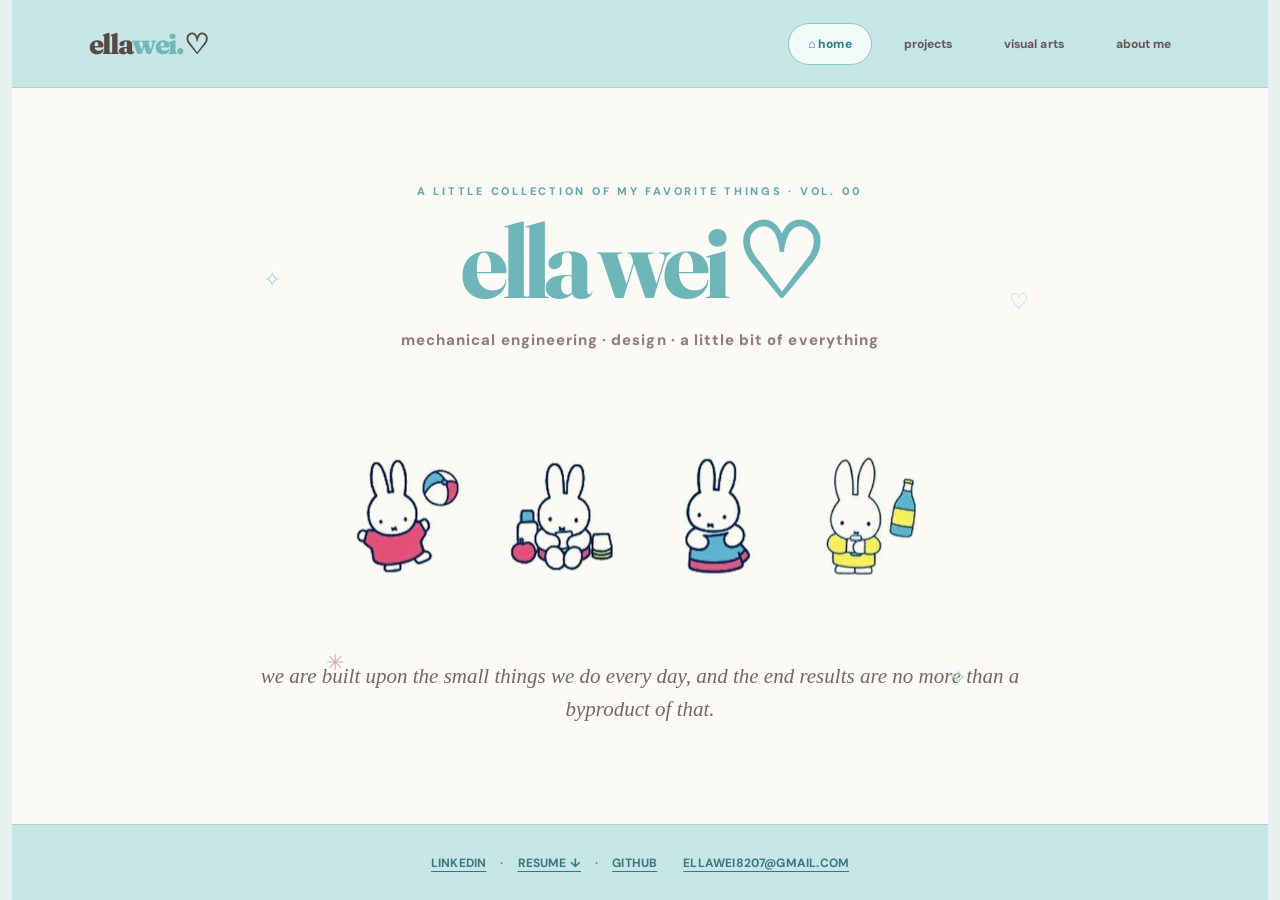
<file: index.html>
<!DOCTYPE html>
<!DOCTYPE html>

<html lang="en"><head><meta charset="utf-8"/><meta content="width=device-width,initial-scale=1" name="viewport"/><title>Ella Wei — Home</title><link href="https://fonts.googleapis.com" rel="preconnect"/><link crossorigin="" href="https://fonts.gstatic.com" rel="preconnect"/><link href="https://fonts.googleapis.com/css2?family=DM+Sans:wght@400;500;600;700;800&amp;family=Fraunces:opsz,wght,SOFT,WONK@9..144,600,40,1;9..144,700,40,1;9..144,800,40,1&amp;display=swap" rel="stylesheet"/><link href="styles.css" rel="stylesheet"/><meta content="width=device-width, initial-scale=1" name="viewport"/></head><body><header><a class="brand" href="index.html">ella<span style="color:#70b7b8;font-size:inherit;margin:0">wei.</span> ♡</a><nav aria-label="Main navigation" class="nav"><a class="active" data-page="home" href="index.html">⌂ home</a><a class="" data-page="engineering" href="projects.html">projects</a><a class="" data-page="creative" href="visual-arts.html">visual arts</a><a class="" data-page="about" href="about.html">about me</a></nav></header>
<main><section class="screen active home" id="home"><span class="star s1">✧</span><span class="star s2">♡</span><span class="star s3">✳</span><span class="star s4">✧</span><div class="eyebrow">A LITTLE COLLECTION OF MY FAVORITE THINGS · VOL. 00</div><h1>ella wei ♡</h1><div class="sub">mechanical engineering · design · a little bit of everything</div><img alt="Four Miffy bunny illustrations" class="miffy-art" src="assets/miffy-home.png"/><div class="note">we are built upon the small things we do every day, and the end results are no more than a byproduct of that.</div></section>


</main>
<footer><div class="social"><a href="https://www.linkedin.com/in/ella-wei-151865382/" rel="noopener" target="_blank">LINKEDIN</a><span>·</span><a download="Ella_Wei_Resume.pdf" href="assets/Ella_Wei_Resume.pdf">RESUME ↓</a><span>·</span><a href="https://github.com/ellaawei" rel="noopener" target="_blank">GITHUB</a></div><a href="mailto:ellawei8207@gmail.com">ELLAWEI8207@GMAIL.COM</a></footer>
</body></html>
</file>
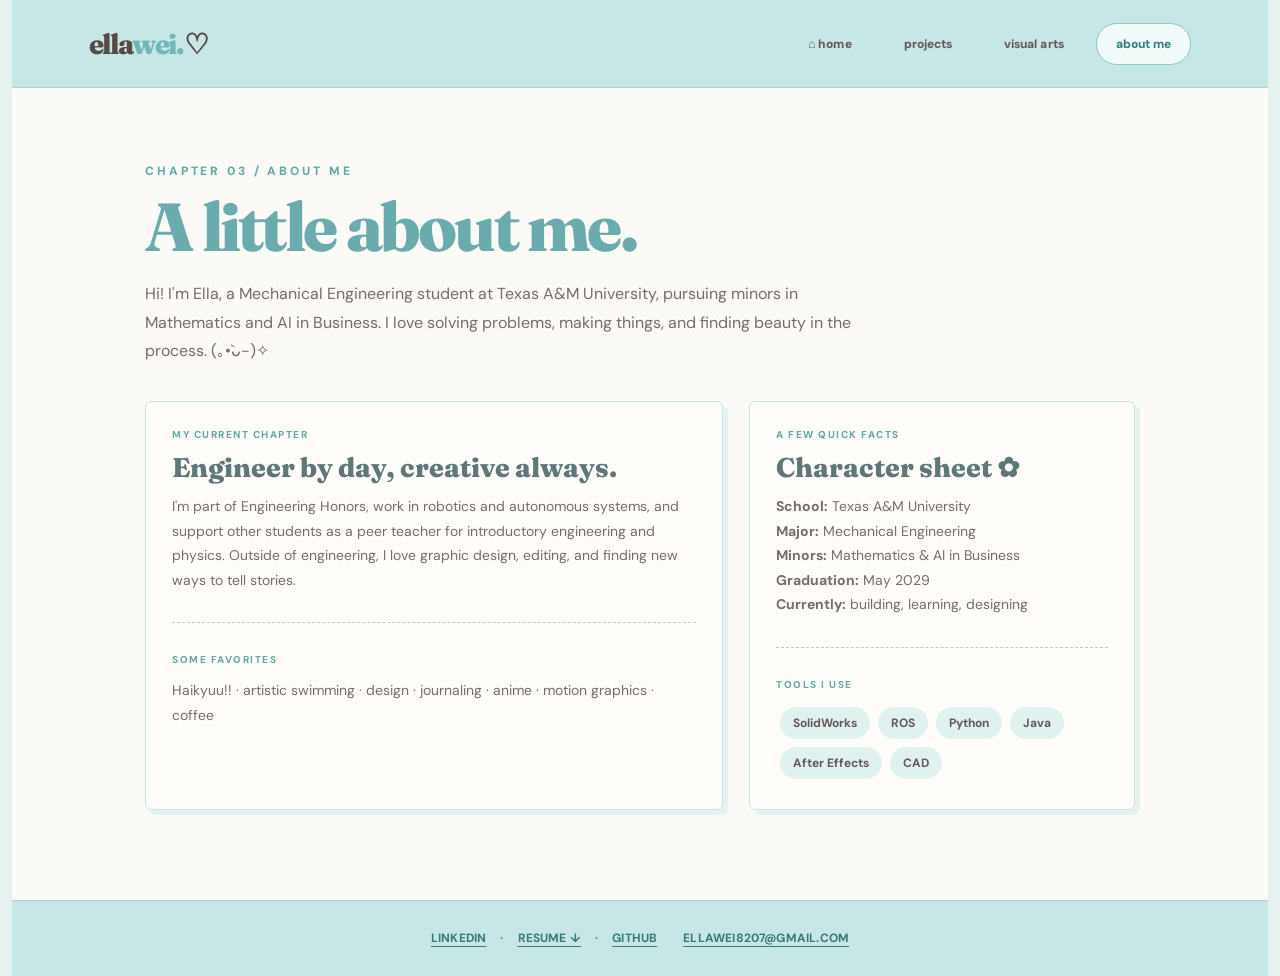
<file: about.html>
<!DOCTYPE html>
<!DOCTYPE html>

<html lang="en"><head><meta charset="utf-8"/><meta content="width=device-width,initial-scale=1" name="viewport"/><title>Ella Wei — About Me</title><link href="https://fonts.googleapis.com" rel="preconnect"/><link crossorigin="" href="https://fonts.gstatic.com" rel="preconnect"/><link href="https://fonts.googleapis.com/css2?family=DM+Sans:wght@400;500;600;700;800&amp;family=Fraunces:opsz,wght,SOFT,WONK@9..144,600,40,1;9..144,700,40,1;9..144,800,40,1&amp;display=swap" rel="stylesheet"/><link href="styles.css" rel="stylesheet"/><meta content="width=device-width, initial-scale=1" name="viewport"/></head><body><header><a class="brand" href="index.html">ella<span style="color:#70b7b8;font-size:inherit;margin:0">wei.</span> ♡</a><nav aria-label="Main navigation" class="nav"><a class="" data-page="home" href="index.html">⌂ home</a><a class="" data-page="engineering" href="projects.html">projects</a><a class="" data-page="creative" href="visual-arts.html">visual arts</a><a class="active" data-page="about" href="about.html">about me</a></nav></header>
<main>


<section class="screen active" id="about"><div class="content"><div class="chapter">CHAPTER 03 / ABOUT ME</div><h2>A little about me.</h2><p class="lead">Hi! I'm Ella, a Mechanical Engineering student at Texas A&amp;M University, pursuing minors in Mathematics and AI in Business. I love solving problems, making things, and finding beauty in the process. (｡•̀ᴗ-)✧</p><div class="two"><div class="card"><div class="tag">MY CURRENT CHAPTER</div><h3>Engineer by day, creative always.</h3><p>I'm part of Engineering Honors, work in robotics and autonomous systems, and support other students as a peer teacher for introductory engineering and physics. Outside of engineering, I love graphic design, editing, and finding new ways to tell stories.</p><div class="rule"></div><div class="tag">SOME FAVORITES</div><p style="margin-top:12px">Haikyuu!! · artistic swimming · design · journaling · anime · motion graphics · coffee</p></div><div class="card"><div class="tag">A FEW QUICK FACTS</div><h3>Character sheet ✿</h3><p><b>School:</b> Texas A&amp;M University<br/><b>Major:</b> Mechanical Engineering<br/><b>Minors:</b> Mathematics &amp; AI in Business<br/><b>Graduation:</b> May 2029<br/><b>Currently:</b> building, learning, designing</p><div class="rule"></div><div class="tag">TOOLS I USE</div><div style="margin-top:12px"><span class="pill">SolidWorks</span><span class="pill">ROS</span><span class="pill">Python</span><span class="pill">Java</span><span class="pill">After Effects</span><span class="pill">CAD</span></div></div></div></div></section></main>
<footer><div class="social"><a href="https://www.linkedin.com/in/ella-wei-151865382/" rel="noopener" target="_blank">LINKEDIN</a><span>·</span><a download="Ella_Wei_Resume.pdf" href="assets/Ella_Wei_Resume.pdf">RESUME ↓</a><span>·</span><a href="https://github.com/ellaawei" rel="noopener" target="_blank">GITHUB</a></div><a href="mailto:ellawei8207@gmail.com">ELLAWEI8207@GMAIL.COM</a></footer>
</body></html>
</file>
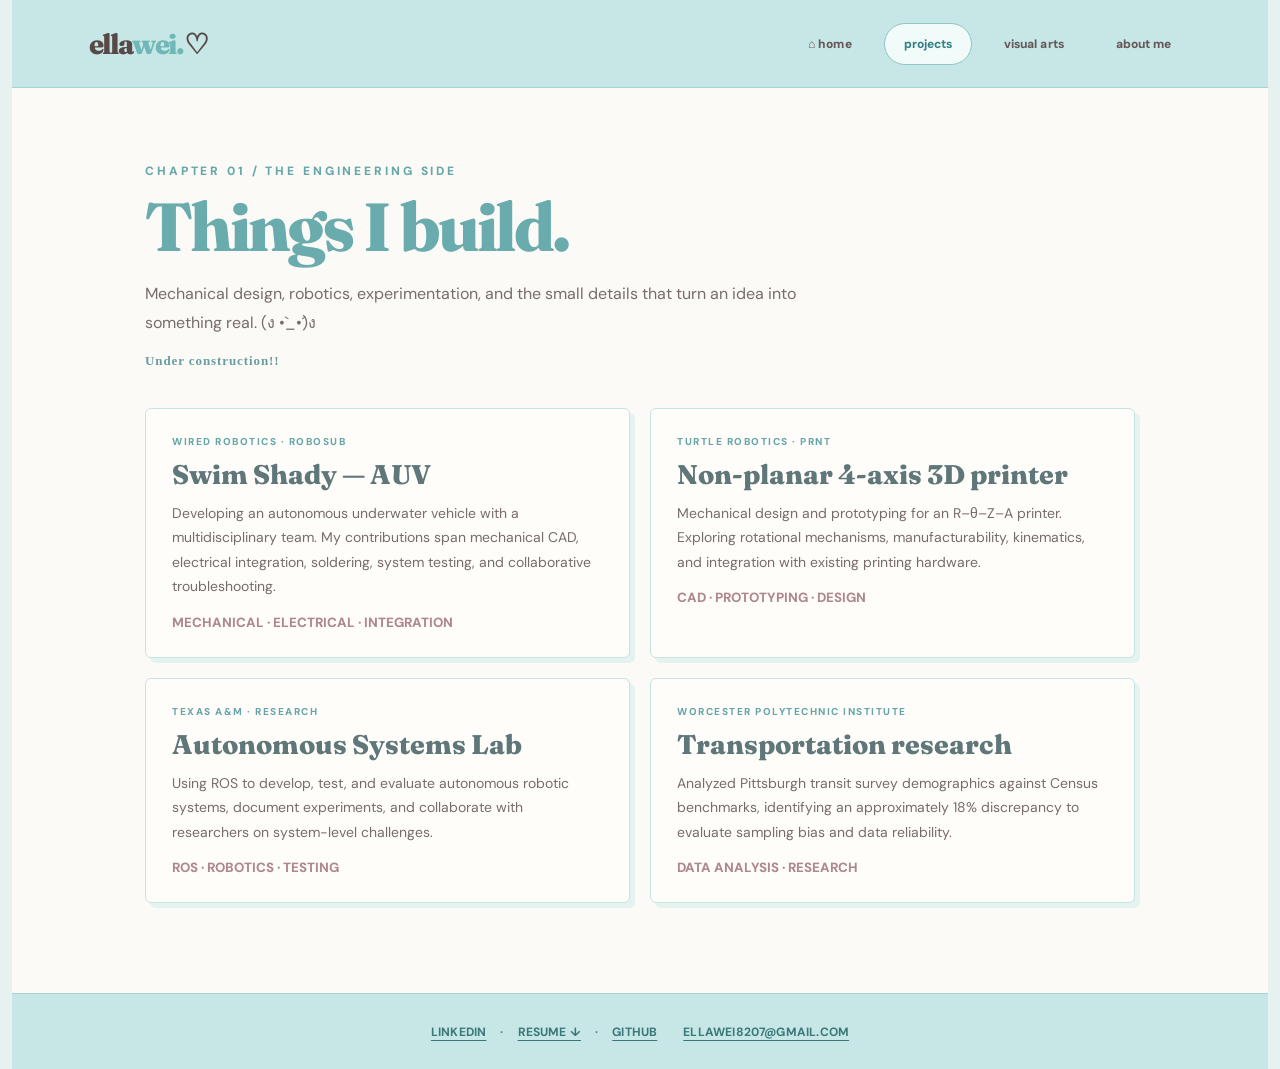
<file: projects.html>
<!DOCTYPE html>
<!DOCTYPE html>

<html lang="en"><head><meta charset="utf-8"/><meta content="width=device-width,initial-scale=1" name="viewport"/><title>Ella Wei — Projects</title><link href="https://fonts.googleapis.com" rel="preconnect"/><link crossorigin="" href="https://fonts.gstatic.com" rel="preconnect"/><link href="https://fonts.googleapis.com/css2?family=DM+Sans:wght@400;500;600;700;800&amp;family=Fraunces:opsz,wght,SOFT,WONK@9..144,600,40,1;9..144,700,40,1;9..144,800,40,1&amp;display=swap" rel="stylesheet"/><link href="styles.css" rel="stylesheet"/><meta content="width=device-width, initial-scale=1" name="viewport"/></head><body><header><a class="brand" href="index.html">ella<span style="color:#70b7b8;font-size:inherit;margin:0">wei.</span> ♡</a><nav aria-label="Main navigation" class="nav"><a class="" data-page="home" href="index.html">⌂ home</a><a class="active" data-page="engineering" href="projects.html">projects</a><a class="" data-page="creative" href="visual-arts.html">visual arts</a><a class="" data-page="about" href="about.html">about me</a></nav></header>
<main>
<section class="screen active" id="engineering"><div class="content"><div class="chapter">CHAPTER 01 / THE ENGINEERING SIDE</div><h2>Things I build.</h2><p class="lead">Mechanical design, robotics, experimentation, and the small details that turn an idea into something real. (ง •̀_•́)ง<span class="construction-note">Under construction!!</span></p><div class="cards"><article class="card"><div class="tag">WIRED ROBOTICS · ROBOsub</div><h3>Swim Shady — AUV</h3><p>Developing an autonomous underwater vehicle with a multidisciplinary team. My contributions span mechanical CAD, electrical integration, soldering, system testing, and collaborative troubleshooting.</p><small>MECHANICAL · ELECTRICAL · INTEGRATION</small></article><article class="card"><div class="tag">TURTLE ROBOTICS · PRNT</div><h3>Non-planar 4-axis 3D printer</h3><p>Mechanical design and prototyping for an R–θ–Z–A printer. Exploring rotational mechanisms, manufacturability, kinematics, and integration with existing printing hardware.</p><small>CAD · PROTOTYPING · DESIGN</small></article><article class="card"><div class="tag">TEXAS A&amp;M · RESEARCH</div><h3>Autonomous Systems Lab</h3><p>Using ROS to develop, test, and evaluate autonomous robotic systems, document experiments, and collaborate with researchers on system-level challenges.</p><small>ROS · ROBOTICS · TESTING</small></article><article class="card"><div class="tag">WORCESTER POLYTECHNIC INSTITUTE</div><h3>Transportation research</h3><p>Analyzed Pittsburgh transit survey demographics against Census benchmarks, identifying an approximately 18% discrepancy to evaluate sampling bias and data reliability.</p><small>DATA ANALYSIS · RESEARCH</small></article></div></div></section>

</main>
<footer><div class="social"><a href="https://www.linkedin.com/in/ella-wei-151865382/" rel="noopener" target="_blank">LINKEDIN</a><span>·</span><a download="Ella_Wei_Resume.pdf" href="assets/Ella_Wei_Resume.pdf">RESUME ↓</a><span>·</span><a href="https://github.com/ellaawei" rel="noopener" target="_blank">GITHUB</a></div><a href="mailto:ellawei8207@gmail.com">ELLAWEI8207@GMAIL.COM</a></footer>
</body></html>
</file>
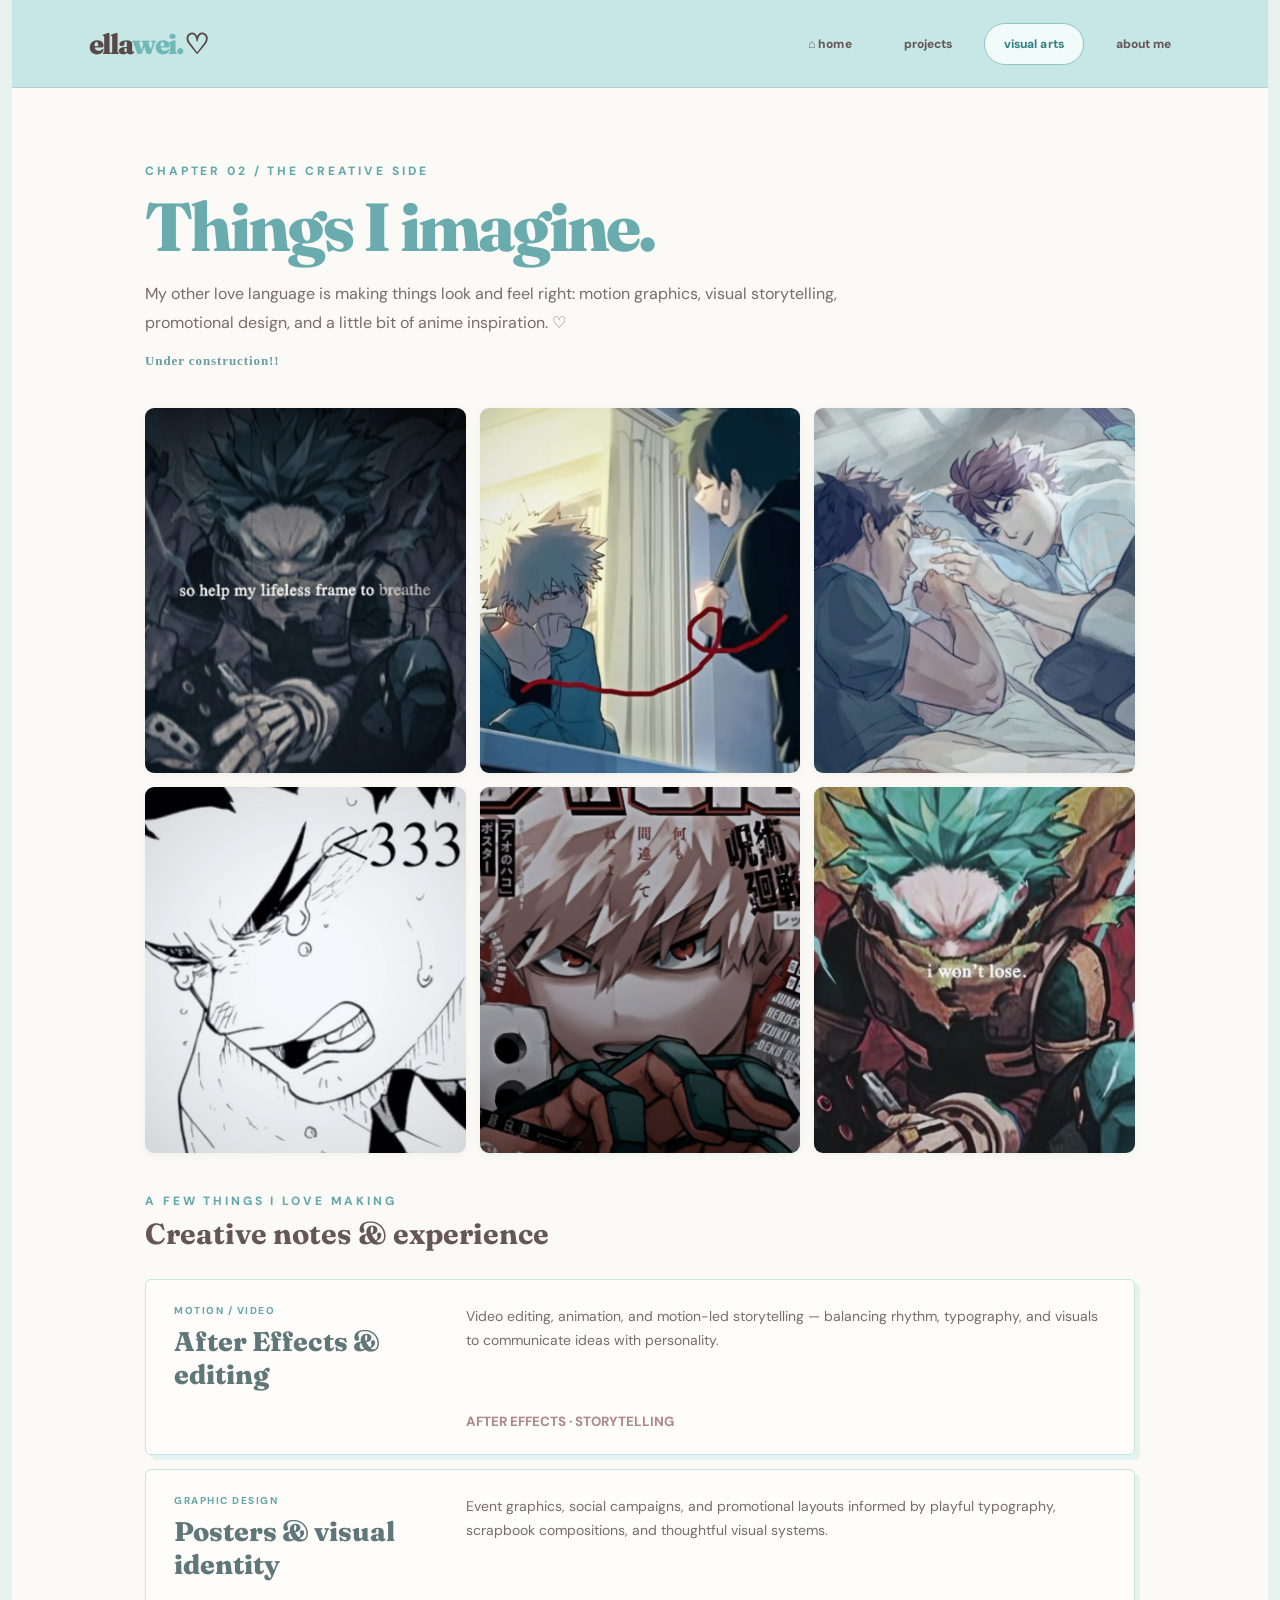
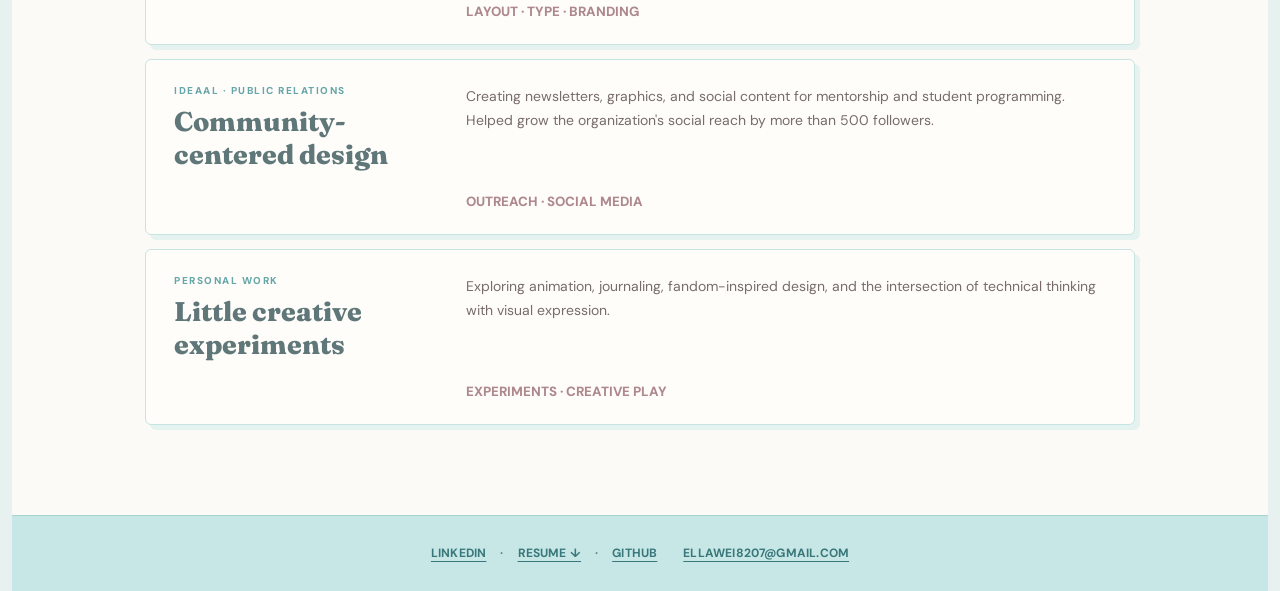
<file: visual-arts.html>
<!DOCTYPE html>
<!DOCTYPE html>

<html lang="en"><head><meta charset="utf-8"/><meta content="width=device-width,initial-scale=1" name="viewport"/><title>Ella Wei — Visual Arts</title><link href="https://fonts.googleapis.com" rel="preconnect"/><link crossorigin="" href="https://fonts.gstatic.com" rel="preconnect"/><link href="https://fonts.googleapis.com/css2?family=DM+Sans:wght@400;500;600;700;800&amp;family=Fraunces:opsz,wght,SOFT,WONK@9..144,600,40,1;9..144,700,40,1;9..144,800,40,1&amp;display=swap" rel="stylesheet"/><link href="styles.css" rel="stylesheet"/><meta content="width=device-width, initial-scale=1" name="viewport"/></head><body><header><a class="brand" href="index.html">ella<span style="color:#70b7b8;font-size:inherit;margin:0">wei.</span> ♡</a><nav aria-label="Main navigation" class="nav"><a class="" data-page="home" href="index.html">⌂ home</a><a class="" data-page="engineering" href="projects.html">projects</a><a class="active" data-page="creative" href="visual-arts.html">visual arts</a><a class="" data-page="about" href="about.html">about me</a></nav></header>
<main>

<section class="screen active" id="creative"><div class="content"><div class="chapter">CHAPTER 02 / THE CREATIVE SIDE</div><h2>Things I imagine.</h2><p class="lead">My other love language is making things look and feel right: motion graphics, visual storytelling, promotional design, and a little bit of anime inspiration. ♡<span class="construction-note">Under construction!!</span></p><div class="instagram-gallery-section">
<div class="instagram-grid" id="instagram-gallery"><a aria-label="Open Instagram post 1" class="gallery-thumbnail" href="https://www.instagram.com/p/DSp3-gejjpB/?img_index=1" rel="noopener noreferrer" target="_blank"><img alt="Visual arts Instagram thumbnail 1" loading="lazy" src="assets/instagram-01.png"/></a><a aria-label="Open Instagram post 2" class="gallery-thumbnail" href="https://www.instagram.com/p/DcRrcepBJc5/" rel="noopener noreferrer" target="_blank"><img alt="Visual arts Instagram thumbnail 2" loading="lazy" src="assets/instagram-02.png"/></a><a aria-label="Open Instagram post 3" class="gallery-thumbnail" href="https://www.instagram.com/p/DcCCSSSiUPC/?img_index=1" rel="noopener noreferrer" target="_blank"><img alt="Visual arts Instagram thumbnail 3" loading="lazy" src="assets/instagram-03.png"/></a><a aria-label="Open Instagram post 4" class="gallery-thumbnail" href="https://www.instagram.com/p/DcCCSSSiUPC/?img_index=2" rel="noopener noreferrer" target="_blank"><img alt="Visual arts Instagram thumbnail 4" loading="lazy" src="assets/instagram-04.png"/></a><a aria-label="Open Instagram post 5" class="gallery-thumbnail" href="https://www.instagram.com/p/Db9Fp3thy9k/" rel="noopener noreferrer" target="_blank"><img alt="Visual arts Instagram thumbnail 5" loading="lazy" src="assets/instagram-05.png"/></a><a aria-label="Open Instagram post 6" class="gallery-thumbnail" href="https://www.instagram.com/p/Db1p6WpD5V6/?img_index=2" rel="noopener noreferrer" target="_blank"><img alt="Visual arts Instagram thumbnail 6" loading="lazy" src="assets/instagram-06.png"/></a></div>
<div class="creative-card-heading"><div class="chapter">A FEW THINGS I LOVE MAKING</div><h3>Creative notes &amp; experience</h3></div></div><div class="cards creative-horizontal-cards"><article class="card"><div class="tag">MOTION / VIDEO</div><h3>After Effects &amp; editing</h3><p>Video editing, animation, and motion-led storytelling — balancing rhythm, typography, and visuals to communicate ideas with personality.</p><small>AFTER EFFECTS · STORYTELLING</small></article><article class="card"><div class="tag">GRAPHIC DESIGN</div><h3>Posters &amp; visual identity</h3><p>Event graphics, social campaigns, and promotional layouts informed by playful typography, scrapbook compositions, and thoughtful visual systems.</p><small>LAYOUT · TYPE · BRANDING</small></article><article class="card"><div class="tag">IDEAAL · PUBLIC RELATIONS</div><h3>Community-centered design</h3><p>Creating newsletters, graphics, and social content for mentorship and student programming. Helped grow the organization's social reach by more than 500 followers.</p><small>OUTREACH · SOCIAL MEDIA</small></article><article class="card"><div class="tag">PERSONAL WORK</div><h3>Little creative experiments</h3><p>Exploring animation, journaling, fandom-inspired design, and the intersection of technical thinking with visual expression.</p><small>EXPERIMENTS · CREATIVE PLAY</small></article></div></div></section>
</main>
<footer><div class="social"><a href="https://www.linkedin.com/in/ella-wei-151865382/" rel="noopener" target="_blank">LINKEDIN</a><span>·</span><a download="Ella_Wei_Resume.pdf" href="assets/Ella_Wei_Resume.pdf">RESUME ↓</a><span>·</span><a href="https://github.com/ellaawei" rel="noopener" target="_blank">GITHUB</a></div><a href="mailto:ellawei8207@gmail.com">ELLAWEI8207@GMAIL.COM</a></footer>
</body></html>
</file>
<file: styles.css>
:root{--blue:#718fb1;--dark:#354961;--paper:#fdf8f5;--mint:#a5dcd8;--pink:#e3aba5;--ink:#3e4854}*{box-sizing:border-box}html,body{margin:0;min-height:100%;}body{background:var(--paper);color:var(--ink);font-family:'DM Sans',sans-serif}button,a{font:inherit}a{color:inherit}header{height:70px;background:var(--blue);color:white;display:flex;align-items:center;justify-content:space-between;padding:0 clamp(22px,8vw,150px)}.brand{border:0;background:none;color:white;font-family:Fraunces,Georgia,serif;font-size:26px;font-weight:800;cursor:pointer}.brand span{font-size:22px;margin-right:12px}.nav{display:flex;gap:clamp(14px,2.7vw,44px)}.nav a{border:0;background:transparent;color:white;font-size:13px;letter-spacing:.07em;font-weight:800;cursor:pointer;padding:13px 0;border-bottom:2px solid transparent}.nav a.active,.nav a:hover{border-bottom-color:#fff}.screen{display:none;min-height:calc(100vh - 129px);animation:fade .28s ease}.screen.active{display:block}@keyframes fade{from{opacity:.4;transform:translateY(6px)}to{opacity:1;transform:none}}.home{position:relative;display:flex;flex-direction:column;justify-content:center;align-items:center;text-align:center;padding:34px 20px 55px;overflow:hidden}.home .eyebrow{font-size:11px;letter-spacing:.32em;font-weight:800;color:#849bb1;margin-bottom:8px}.home h1{font-family:Fraunces,Georgia,serif;font-size:clamp(45px,6.8vw,90px);margin:0;letter-spacing:-.055em;color:var(--dark);line-height:1.08}.home .sub{font-size:14px;letter-spacing:.07em;margin:14px 0 12px;color:#718096}.trio{position:relative;width:min(620px,90vw);height:clamp(210px,31vw,350px);display:flex;align-items:end;justify-content:center;gap:5px;margin:6px auto 10px}.trio:after{content:'';position:absolute;bottom:17px;left:8%;right:8%;border-bottom:1.5px solid #a6b5c4;z-index:0}.chibi{position:relative;z-index:1;object-fit:contain;object-position:bottom;filter:drop-shadow(0 8px 5px #4c62721b)}.oikawa{width:31%;height:85%;transform:rotate(-4deg)}.hinata{width:31%;height:100%}.akaashi{width:36%;height:83%;transform:rotate(3deg)}.note{font-size:13px;color:#7c8995}.links{display:flex;gap:10px;justify-content:center;flex-wrap:wrap;margin-top:20px}.links button{cursor:pointer;background:transparent;border:1px solid #b3c4d0;border-radius:30px;padding:10px 20px;color:#536e89;font-weight:800;font-size:12px}.links button:hover{background:#e9f1f5}.star{position:absolute;font-size:22px;color:#9cb7cc}.s1{left:20%;top:24%}.s2{right:19%;top:27%}.s3{left:25%;bottom:20%;color:#d9aaa5}.s4{right:24%;bottom:18%}.content{max-width:1040px;margin:auto;padding:70px 25px 90px}.chapter{color:#8fa8bf;font-size:12px;letter-spacing:.24em;font-weight:800}.content h2{font:800 clamp(42px,6vw,68px)/1.1 Fraunces,Georgia,serif;letter-spacing:-.04em;color:var(--dark);margin:10px 0 12px}.lead{max-width:720px;line-height:1.8;color:#647080;margin-bottom:35px}.cards{display:grid;grid-template-columns:repeat(2,minmax(0,1fr));gap:20px}.card{background:#fffdfb;border:1px solid #dbe4e8;border-radius:6px;padding:26px;box-shadow:5px 5px 0 #eaf0f2}.card .tag{font-size:10px;letter-spacing:.15em;color:#789bb0;font-weight:800;text-transform:uppercase}.card h3{font:800 27px Fraunces,Georgia,serif;color:var(--dark);margin:10px 0}.card p{font-size:14px;line-height:1.75;color:#677280;margin:0}.card small{display:block;color:#ad888c;margin-top:15px;font-weight:800}.wide{grid-column:1/-1}.two{display:grid;grid-template-columns:1.2fr .8fr;gap:26px}.pill{display:inline-block;background:#e6f1f1;border-radius:30px;padding:8px 13px;font-size:12px;font-weight:700;margin:4px}.rule{border-top:1px dashed #b5c8d3;margin:30px 0}footer{min-height:59px;background:var(--blue);color:#fff;display:flex;justify-content:space-between;align-items:center;padding:12px clamp(20px,2vw,36px);gap:20px;font-size:13px;font-weight:700;letter-spacing:.015em}footer .social{display:flex;gap:12px;flex-wrap:wrap}footer a{text-decoration:none}footer a:hover{text-decoration:underline}.mini{color:#9cb3c6;font-size:12px;margin-top:22px}@media(max-width:650px){header{height:auto;min-height:75px;display:block;text-align:center;padding:14px}.brand{font-size:24px}.nav{justify-content:center;gap:17px;margin-top:9px}.nav a{font-size:11px}.home{min-height:calc(100dvh - 154px)}.home h1{font-size:55px}.trio{height:245px}.cards,.two{grid-template-columns:1fr}.wide{grid-column:auto}.content{padding-top:45px}footer{font-size:11px;justify-content:center;text-align:center;flex-direction:column;gap:8px}.links button{padding:9px 13px}}

/* Soft blue notebook edition: all four pages are mutually exclusive */
:root{--blue:#c6e7e5;--dark:#574947;--paper:#fcfaf6;--mint:#b7e2e0;--pink:#dda9a1;--ink:#655758}
html{background:#e8f2f1}body{max-width:1600px;margin:0 auto;background:var(--paper);min-height:100vh;display:flex;flex-direction:column;border-left:12px solid #e6f1f0;border-right:12px solid #e6f1f0}
header{height:88px;background:var(--paper);border-bottom:1px solid #b6d9d7;color:#5b4b4a;padding:0 clamp(24px,6vw,94px);flex-shrink:0}
.brand{color:#574947;font-size:28px;letter-spacing:-.05em}.brand:hover{opacity:.75}.brand span{margin:0}
.nav{gap:12px;align-items:center}.nav a{color:#766261;font-size:12px;letter-spacing:.005em;text-transform:lowercase;border:1px solid transparent;border-radius:30px;padding:12px 19px;font-weight:800}.nav a.active,.nav a:hover{border-color:#9bcfcd;background:#ddf3f1;color:#337f83}
main{flex:1;display:flex;flex-direction:column}.screen{min-height:0;flex:1}.screen:not(.active){display:none!important;visibility:hidden!important}.screen.active{display:block}.screen.home.active{display:flex}
.home{min-height:calc(100vh - 164px);padding:45px 20px 48px;background-image:linear-gradient(#abd4d20a 1px,transparent 1px),linear-gradient(90deg,#abd4d20a 1px,transparent 1px);background-size:28px 28px}
.home .eyebrow{color:#65a7a9;font-size:11px;letter-spacing:.25em}.home h1{color:#6db5b6;font-size:clamp(58px,8vw,110px);letter-spacing:-.06em}.home .sub{color:#907c7b;font-weight:800;font-size:15px}
.trio{width:min(590px,86vw);height:clamp(190px,27vw,310px);margin:8px auto 14px}.trio:after{border-color:#a9cecc}.note,.mini{color:#9b8582}
.links button{border-color:#92cdcb;background:#fffefa;color:#6b5a59;border-radius:30px;font-size:13px;padding:13px 24px;box-shadow:3px 4px 0 #cce8e5}.links button:hover{background:#c6eae7;transform:translateY(-2px)}
.star{color:#a8d5d3}.s3{color:#dda9a1}.content{padding-top:75px}.chapter{color:#64a8aa}.content h2{color:#6aacae}.lead{color:#786c6a}.card{border-color:#c6e4e2;background:#fffdfa;box-shadow:5px 5px 0 #e4f2f0}.card .tag{color:#65a6a8}.card h3{color:#5f7779}.card p{color:#776c69}.pill{background:#dff2f0}
footer{background:#c6e7e5;color:#548789;min-height:76px;justify-content:center;gap:26px;padding:16px 25px;border-top:1px solid #a7d3d1;flex-wrap:wrap;font-size:12px}footer .social{gap:14px}footer a{color:#39777a;text-decoration:underline;text-underline-offset:4px}footer>a:last-child{font-size:12px}
@media(max-width:650px){header{height:auto;min-height:75px;padding:15px}.nav{gap:2px;flex-wrap:wrap}.nav a{font-size:10px;padding:9px 10px}.home{min-height:calc(100dvh - 195px)}.home h1{font-size:58px}.trio{height:225px}.content{padding-top:42px}footer{gap:10px;padding:16px 12px}.links button{padding:10px 15px}}
header{background:var(--blue);border-bottom:1px solid #a8d5d2} .brand{color:#574947} .nav a{color:#655758} .nav a.active,.nav a:hover{background:#f1fbfa;border-color:#8fc7c5;color:#337f83}
.miffy-art{display:block;width:min(760px,88vw);max-height:330px;object-fit:contain;margin:25px auto 18px;mix-blend-mode:multiply}.home .note{max-width:760px;margin:0 auto;text-align:center;font-family:Georgia,serif;font-style:italic;font-size:clamp(15px,1.65vw,21px);line-height:1.55;color:#776763}.home .links{margin-top:25px}@media(max-width:600px){.miffy-art{width:96%;margin:28px auto 18px}}.construction-note{display:block;margin:12px 0 0;font-size:13px;font-weight:700;letter-spacing:.07em;color:#679da1;font-family:Georgia,serif}

.instagram-gallery-section{margin-top:35px;margin-bottom:28px}.gallery-top{display:flex;align-items:end;justify-content:space-between;gap:20px;flex-wrap:wrap}.gallery-title{font-family:Fraunces,Georgia,serif;font-size:clamp(24px,3vw,38px);margin:8px 0 10px;color:#506f79}.gallery-desc{max-width:600px;line-height:1.7;margin:0 0 14px}.profile-link{display:inline-flex;align-items:center;border:1px solid #80c4c5;border-radius:50px;padding:12px 19px;background:#e0f3f0;text-decoration:none;font-weight:700;color:#426f77;white-space:nowrap}.profile-link:hover{background:#c3e9e5}.gallery-note{font-size:13px;color:#7d7775;background:#fff8f2;border:1px dashed #d9bdb6;border-radius:12px;padding:12px 16px;margin:20px 0}.instagram-grid{display:grid;grid-template-columns:repeat(3,minmax(0,1fr));gap:16px}.instagram-empty{grid-column:1/-1;min-height:200px;border:1px dashed #a5cdca;border-radius:16px;background:linear-gradient(135deg,#f6fbf9,#fffaf7);display:flex;flex-direction:column;justify-content:center;align-items:center;text-align:center;padding:25px;color:#6c777a}.instagram-empty strong{font-family:Fraunces,Georgia,serif;font-size:24px;color:#5b8e90}.insta-item{position:relative;min-width:0;border-radius:14px;overflow:hidden;background:white;border:1px solid #c9dfdb}.insta-item iframe{display:block;width:100%;height:390px;border:0;background:#fff}.insta-item .insta-bottom{display:flex;justify-content:space-between;gap:10px;align-items:center;padding:11px 13px;font-size:13px}.insta-item .insta-bottom a{font-weight:800;color:#467f83;text-decoration:none}.insta-remove{border:0;background:transparent;color:#997a77;cursor:pointer}.instagram-form{margin:22px 0 32px;padding:18px;background:#f2faf8;border:1px solid #c5e5e0;border-radius:14px}.instagram-form label{font-size:13px;font-weight:800;display:block;margin-bottom:9px}.instagram-form-row{display:flex;gap:10px}.instagram-form input{flex:1;min-width:0;border:1px solid #a5c8c8;border-radius:10px;padding:13px;font:inherit;background:white}.instagram-form button{border:0;border-radius:10px;padding:12px 20px;background:#a5dcd8;color:#34555d;font-weight:800;cursor:pointer}.instagram-feedback{font-size:12px;color:#7c6d68;margin:7px 0 0}.creative-card-heading{margin:30px 0 15px}.creative-card-heading h3{font-family:Fraunces,Georgia,serif;font-size:29px;margin:7px 0}.creative-horizontal-cards{display:grid!important;grid-template-columns:1fr!important;gap:14px!important}.creative-horizontal-cards .card{width:100%;display:grid;grid-template-columns:minmax(190px,0.75fr) minmax(0,1.8fr);column-gap:26px;align-items:start;padding:24px 28px}.creative-horizontal-cards .card .tag{grid-column:1;grid-row:1}.creative-horizontal-cards .card h3{grid-column:1;grid-row:2;margin-top:8px}.creative-horizontal-cards .card p{grid-column:2;grid-row:1 / span 2;margin:0;line-height:1.75}.creative-horizontal-cards .card small{grid-column:2;grid-row:3;margin-top:12px}@media(max-width:800px){.instagram-grid{grid-template-columns:repeat(2,minmax(0,1fr))}.insta-item iframe{height:330px}}@media(max-width:600px){.instagram-grid{grid-template-columns:1fr}.insta-item iframe{height:440px}.instagram-form-row{flex-direction:column}.creative-horizontal-cards .card{display:block;padding:22px}.creative-horizontal-cards .card p{margin:12px 0}}


.instagram-grid{display:grid!important;grid-template-columns:repeat(3,minmax(0,1fr));gap:16px;margin:22px 0 36px!important}
.ig-tile{position:relative;aspect-ratio:4/5;min-width:0;overflow:hidden;border:1px solid #b9d6d4;border-radius:15px;background:linear-gradient(135deg,#e6f5f3,#f8f6ed 65%,#f4d9d5);box-shadow:0 5px 18px #638f8a16}
.ig-tile iframe{width:100%;height:100%;border:0;background:transparent}
.ig-tile-link{position:absolute;inset:auto 0 0;min-height:44px;display:flex;justify-content:center;align-items:center;background:linear-gradient(transparent,#416e70e8);color:white!important;font-weight:700;text-decoration:none;font-size:13px;padding:22px 8px 8px;z-index:2}
.ig-tile-link:hover{background:#477e80ee}
@media(max-width:680px){.instagram-grid{grid-template-columns:repeat(2,minmax(0,1fr));gap:9px}.ig-tile{aspect-ratio:3/4}}

.instagram-gallery-section{margin-top:30px}.instagram-grid{display:grid!important;grid-template-columns:repeat(3,minmax(0,1fr))!important;gap:14px!important;margin:0 0 40px!important}.gallery-thumbnail{display:block;aspect-ratio:1/1.14;overflow:hidden;border-radius:9px;background:#eaf2ef;position:relative;box-shadow:0 2px 8px #597d8018}.gallery-thumbnail img{display:block;width:100%;height:100%;object-fit:cover;transition:transform .25s ease}.gallery-thumbnail:hover img{transform:scale(1.035)}.gallery-thumbnail:focus-visible{outline:3px solid #72b7b7;outline-offset:3px}@media(max-width:620px){.instagram-grid{grid-template-columns:repeat(2,minmax(0,1fr))!important;gap:9px!important}}

.instagram-profile-tile{grid-column:1/-1;display:flex;min-height:220px;flex-direction:column;align-items:center;justify-content:center;gap:12px;border:1px solid #a5cdca;border-radius:15px;background:#f2faf8;text-decoration:none;color:#477b7d}.instagram-profile-tile strong{font-family:Fraunces,Georgia,serif;font-size:27px}.instagram-profile-symbol{font-size:35px;color:#dfa69d}.instagram-profile-tile:hover{background:#e2f4f1}
.instagram-grid:has(.instagram-tile){grid-template-columns:repeat(3,minmax(0,1fr))}.instagram-tile{display:block;aspect-ratio:1;overflow:hidden;border-radius:12px;border:1px solid #c9dfdb}.instagram-tile img{width:100%;height:100%;object-fit:cover;transition:transform .2s}.instagram-tile:hover img{transform:scale(1.04)}

/* Separate HTML pages: only the active page is included in each document. */

/* Navigation links replace the original JavaScript buttons */
header .brand, header .nav a { text-decoration:none; display:inline-flex; align-items:center; justify-content:center; cursor:pointer; }
</file>
